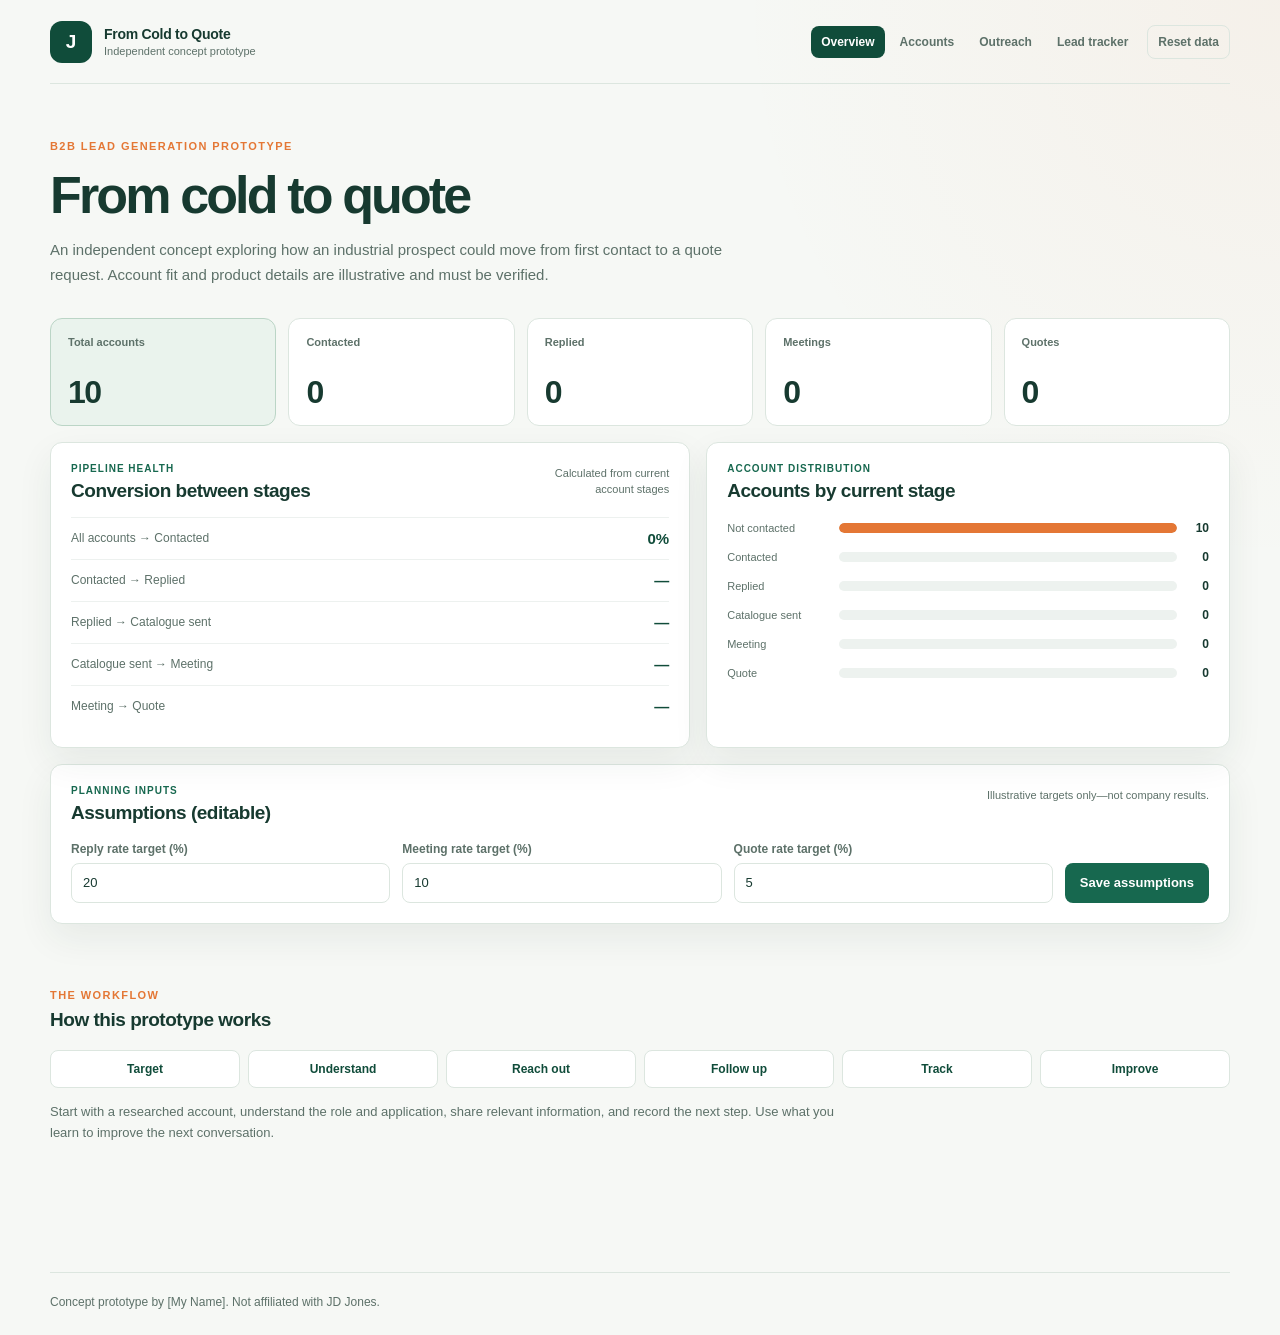
<file: index.html>
<!doctype html>
<html lang="en">
<head>
  <meta charset="utf-8">
  <meta name="viewport" content="width=device-width, initial-scale=1">
  <meta name="description" content="An independent B2B lead-generation concept prototype for JD Jones & Co.'s low-emission packing.">
  <title>From Cold to Quote | Concept Prototype</title>
  <link rel="stylesheet" href="css/style.css">
</head>
<body>
  <a class="skip-link" href="#main-content">Skip to main content</a>
  <div class="app-shell">
    <header class="site-header">
      <a class="brand" href="index.html" aria-label="From Cold to Quote home">
        <span class="brand-mark" aria-hidden="true">J</span>
        <span class="brand-copy">
          <strong>From Cold to Quote</strong>
          <span>Independent concept prototype</span>
        </span>
      </a>
      <nav class="site-nav" data-app-nav aria-label="Main navigation"></nav>
    </header>

    <main class="page-content wide-content dashboard-content" id="main-content" tabindex="-1">
      <p class="eyebrow">B2B lead generation prototype</p>
      <h1 class="page-title">From cold to quote</h1>
      <p class="page-lede">An independent concept exploring how an industrial prospect could move from first contact to a quote request. Account fit and product details are illustrative and must be verified.</p>

      <section class="dashboard-metrics" id="dashboard-metrics" aria-label="Pipeline summary"></section>

      <div class="dashboard-grid">
        <section class="dashboard-card conversion-card" aria-labelledby="conversion-heading">
          <div class="section-heading-row">
            <div>
              <p class="card-kicker">Pipeline health</p>
              <h2 id="conversion-heading">Conversion between stages</h2>
            </div>
            <span class="chart-note">Calculated from current account stages</span>
          </div>
          <div class="conversion-list" id="conversion-list"></div>
        </section>

        <section class="dashboard-card chart-card" aria-labelledby="chart-heading">
          <div class="section-heading-row">
            <div>
              <p class="card-kicker">Account distribution</p>
              <h2 id="chart-heading">Accounts by current stage</h2>
            </div>
          </div>
          <div class="stage-chart" id="stage-chart" role="img" aria-label="Bar chart showing accounts at each pipeline stage"></div>
        </section>
      </div>

      <section class="dashboard-card assumptions-card" aria-labelledby="assumptions-heading">
        <div class="section-heading-row">
          <div>
            <p class="card-kicker">Planning inputs</p>
            <h2 id="assumptions-heading">Assumptions (editable)</h2>
          </div>
          <p class="assumption-note">Illustrative targets only—not company results.</p>
        </div>
        <form id="target-form" class="target-form">
          <label class="field-label">
            <span>Reply rate target (%)</span>
            <input id="reply-target" type="number" min="0" max="100" step="1" value="20" required>
          </label>
          <label class="field-label">
            <span>Meeting rate target (%)</span>
            <input id="meeting-target" type="number" min="0" max="100" step="1" value="10" required>
          </label>
          <label class="field-label">
            <span>Quote rate target (%)</span>
            <input id="quote-target" type="number" min="0" max="100" step="1" value="5" required>
          </label>
          <button class="primary-button" type="submit">Save assumptions</button>
        </form>
      </section>

      <section class="how-it-works" aria-labelledby="how-heading">
        <p class="eyebrow">The workflow</p>
        <h2 id="how-heading">How this prototype works</h2>
        <div class="workflow-steps" aria-label="Target, understand, reach out, follow up, track, improve">
          <span>Target</span><span>Understand</span><span>Reach out</span>
          <span>Follow up</span><span>Track</span><span>Improve</span>
        </div>
        <p>Start with a researched account, understand the role and application, share relevant information, and record the next step. Use what you learn to improve the next conversation.</p>
      </section>

      <p id="app-message" class="app-message" role="status" aria-live="polite"></p>
    </main>

    <footer class="site-footer" data-app-footer></footer>
  </div>
  <script src="js/app.js"></script>
  <script src="data/accounts.js"></script>
  <script src="js/dashboard.js"></script>
</body>
</html>
</file>
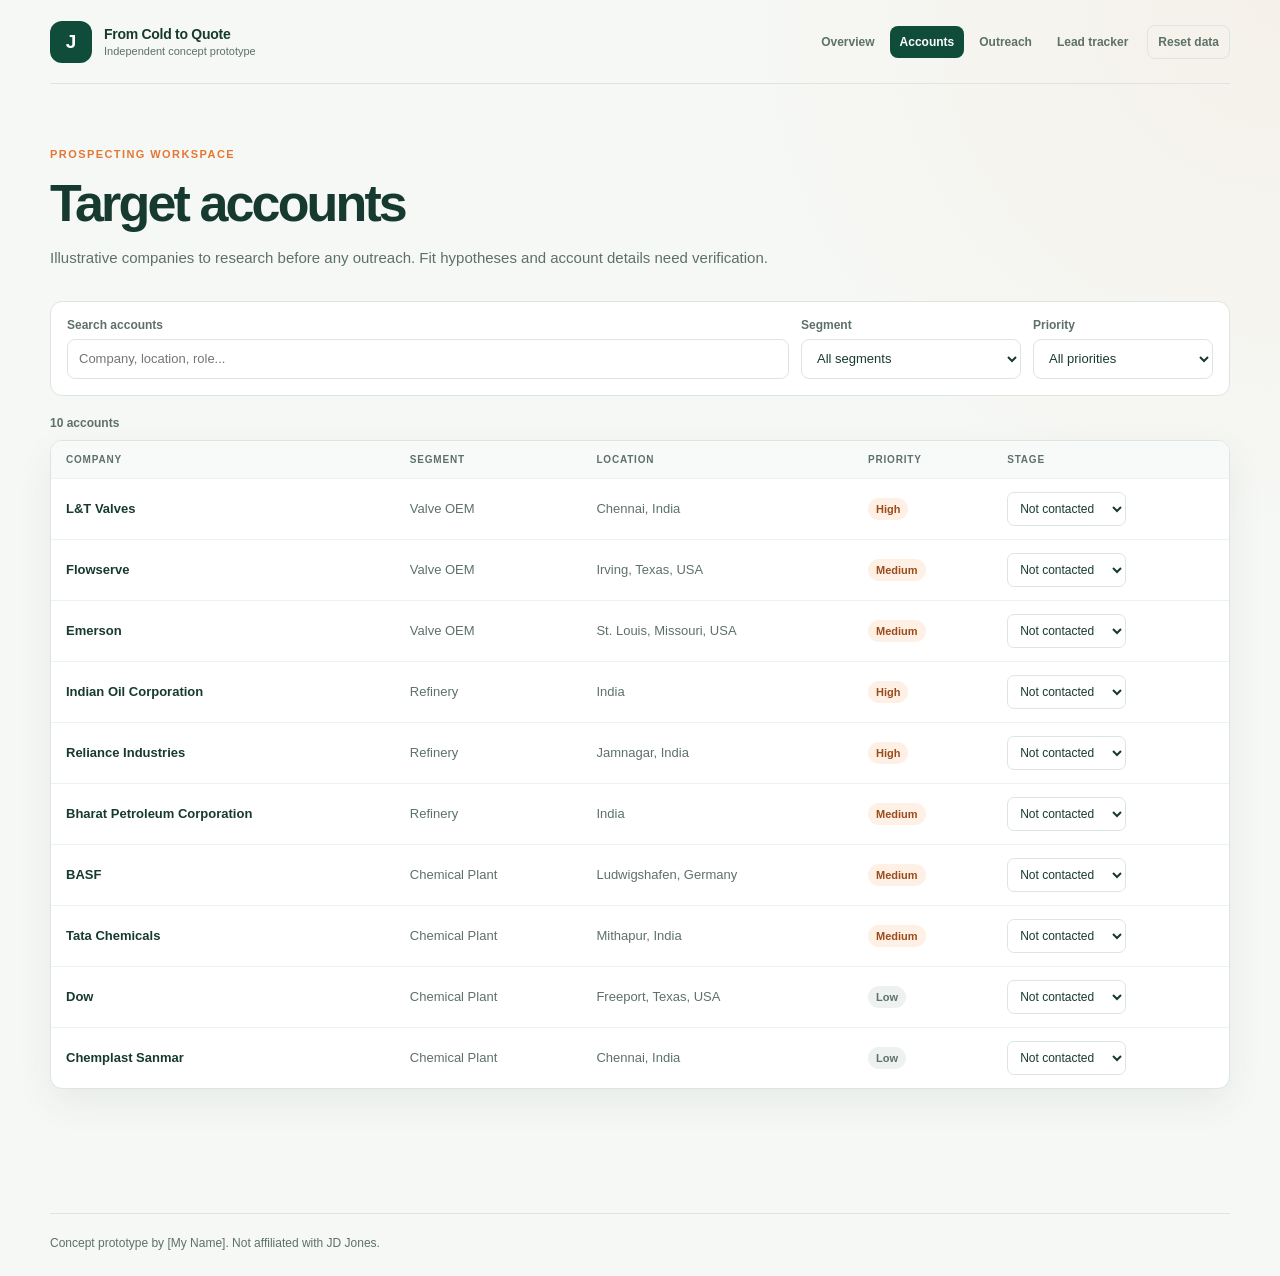
<file: accounts.html>
<!doctype html>
<html lang="en">
<head>
  <meta charset="utf-8">
  <meta name="viewport" content="width=device-width, initial-scale=1">
  <meta name="description" content="Illustrative target account list for an independent lead-generation concept prototype.">
  <title>Target Accounts | From Cold to Quote</title>
  <link rel="stylesheet" href="css/style.css">
</head>
<body>
  <a class="skip-link" href="#main-content">Skip to main content</a>
  <div class="app-shell">
    <header class="site-header">
      <a class="brand" href="index.html" aria-label="From Cold to Quote home">
        <span class="brand-mark" aria-hidden="true">J</span>
        <span class="brand-copy">
          <strong>From Cold to Quote</strong>
          <span>Independent concept prototype</span>
        </span>
      </a>
      <nav class="site-nav" data-app-nav aria-label="Main navigation"></nav>
    </header>

    <main class="page-content wide-content" id="main-content" tabindex="-1">
      <p class="eyebrow">Prospecting workspace</p>
      <h1 class="page-title">Target accounts</h1>
      <p class="page-lede">Illustrative companies to research before any outreach. Fit hypotheses and account details need verification.</p>

      <section class="account-toolbar" aria-label="Search and filter accounts">
        <label class="field-label search-field">
          <span>Search accounts</span>
          <input id="account-search" type="search" placeholder="Company, location, role..." autocomplete="off">
        </label>
        <label class="field-label">
          <span>Segment</span>
          <select id="segment-filter">
            <option value="">All segments</option>
          </select>
        </label>
        <label class="field-label">
          <span>Priority</span>
          <select id="priority-filter">
            <option value="">All priorities</option>
            <option value="High">High</option>
            <option value="Medium">Medium</option>
            <option value="Low">Low</option>
          </select>
        </label>
      </section>

      <p class="result-count" id="account-count" aria-live="polite"></p>
      <div class="table-wrap">
        <table class="accounts-table">
          <thead>
            <tr>
              <th scope="col">Company</th>
              <th scope="col">Segment</th>
              <th scope="col">Location</th>
              <th scope="col">Priority</th>
              <th scope="col">Stage</th>
            </tr>
          </thead>
          <tbody id="account-rows"></tbody>
        </table>
        <p class="empty-state" id="account-empty" hidden>No accounts match these filters.</p>
      </div>
      <p id="app-message" class="app-message" role="status" aria-live="polite"></p>
    </main>

    <div class="panel-backdrop" id="account-backdrop" hidden></div>
    <aside class="account-panel" id="account-panel" role="dialog" aria-modal="true" aria-labelledby="panel-title" hidden>
      <div id="panel-content"></div>
    </aside>
    <footer class="site-footer" data-app-footer></footer>
  </div>
  <script src="js/app.js"></script>
  <script src="data/accounts.js"></script>
  <script src="js/accounts.js"></script>
</body>
</html>
</file>
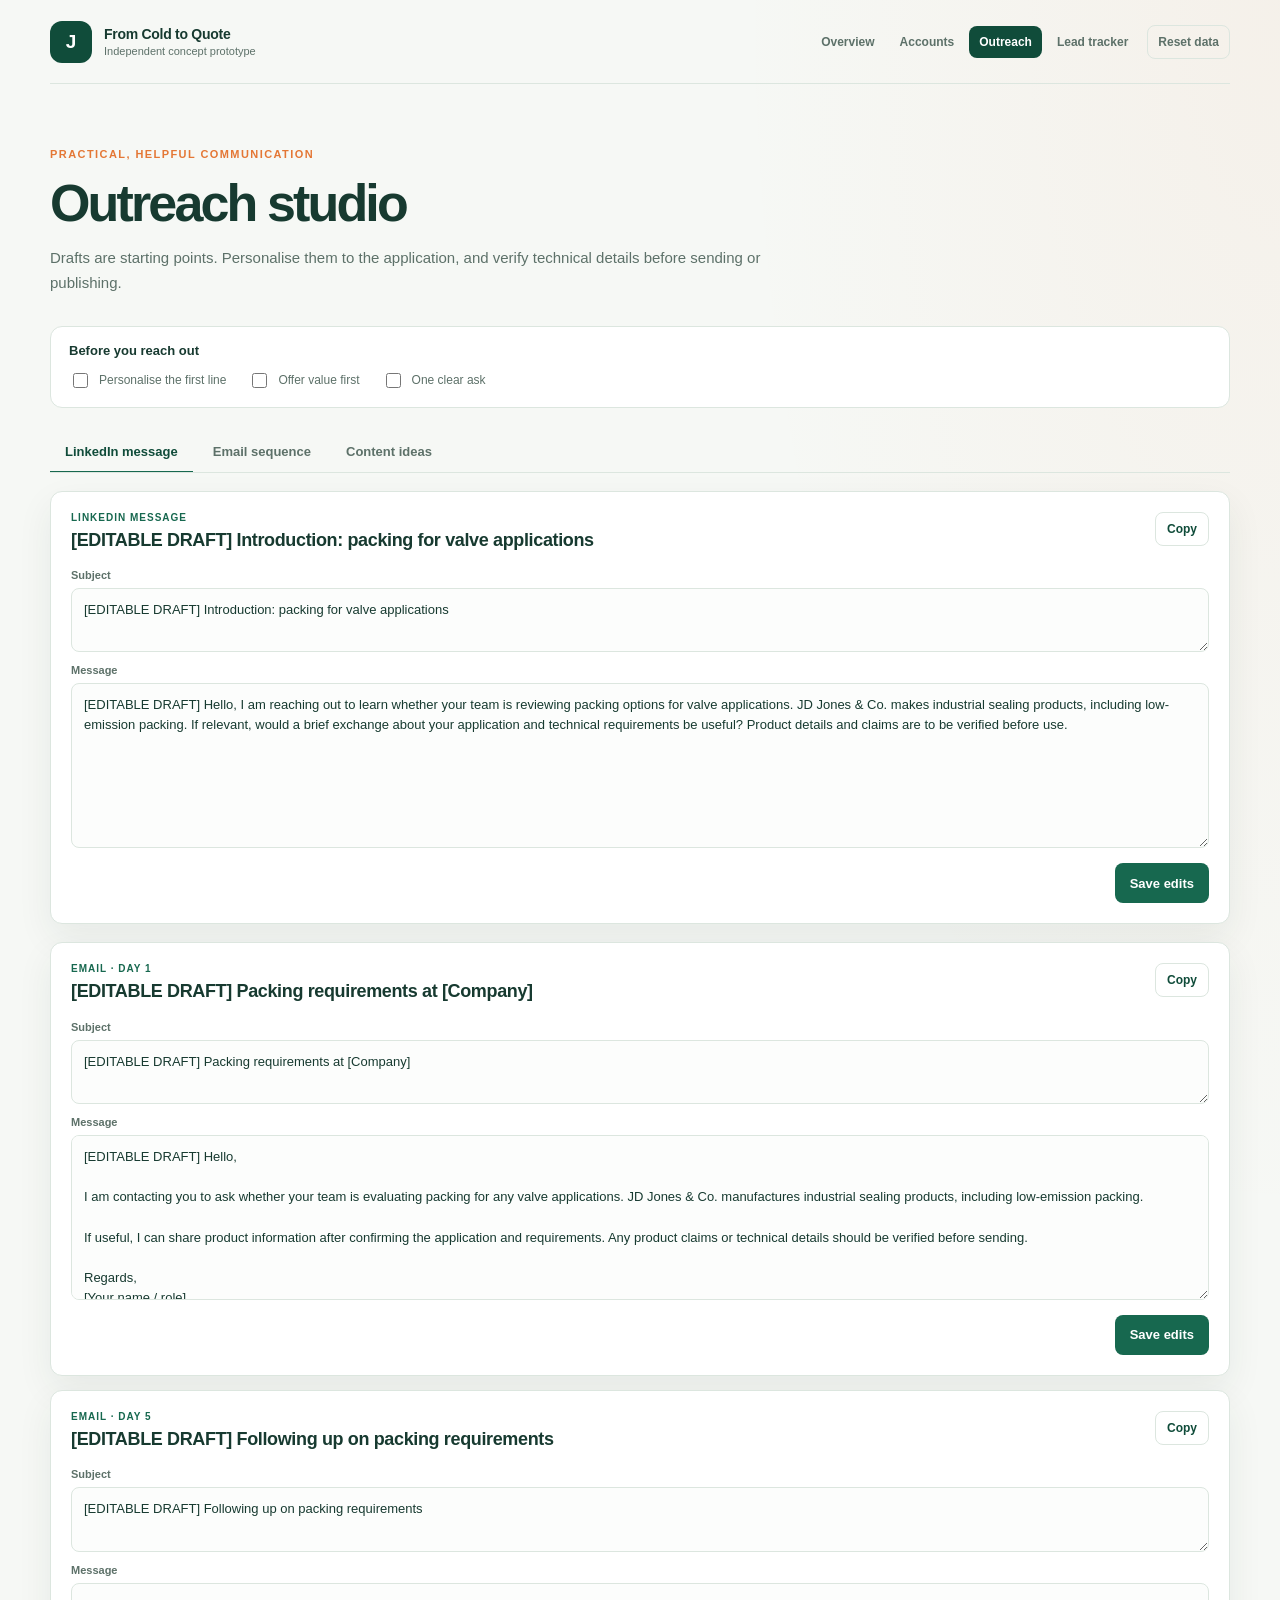
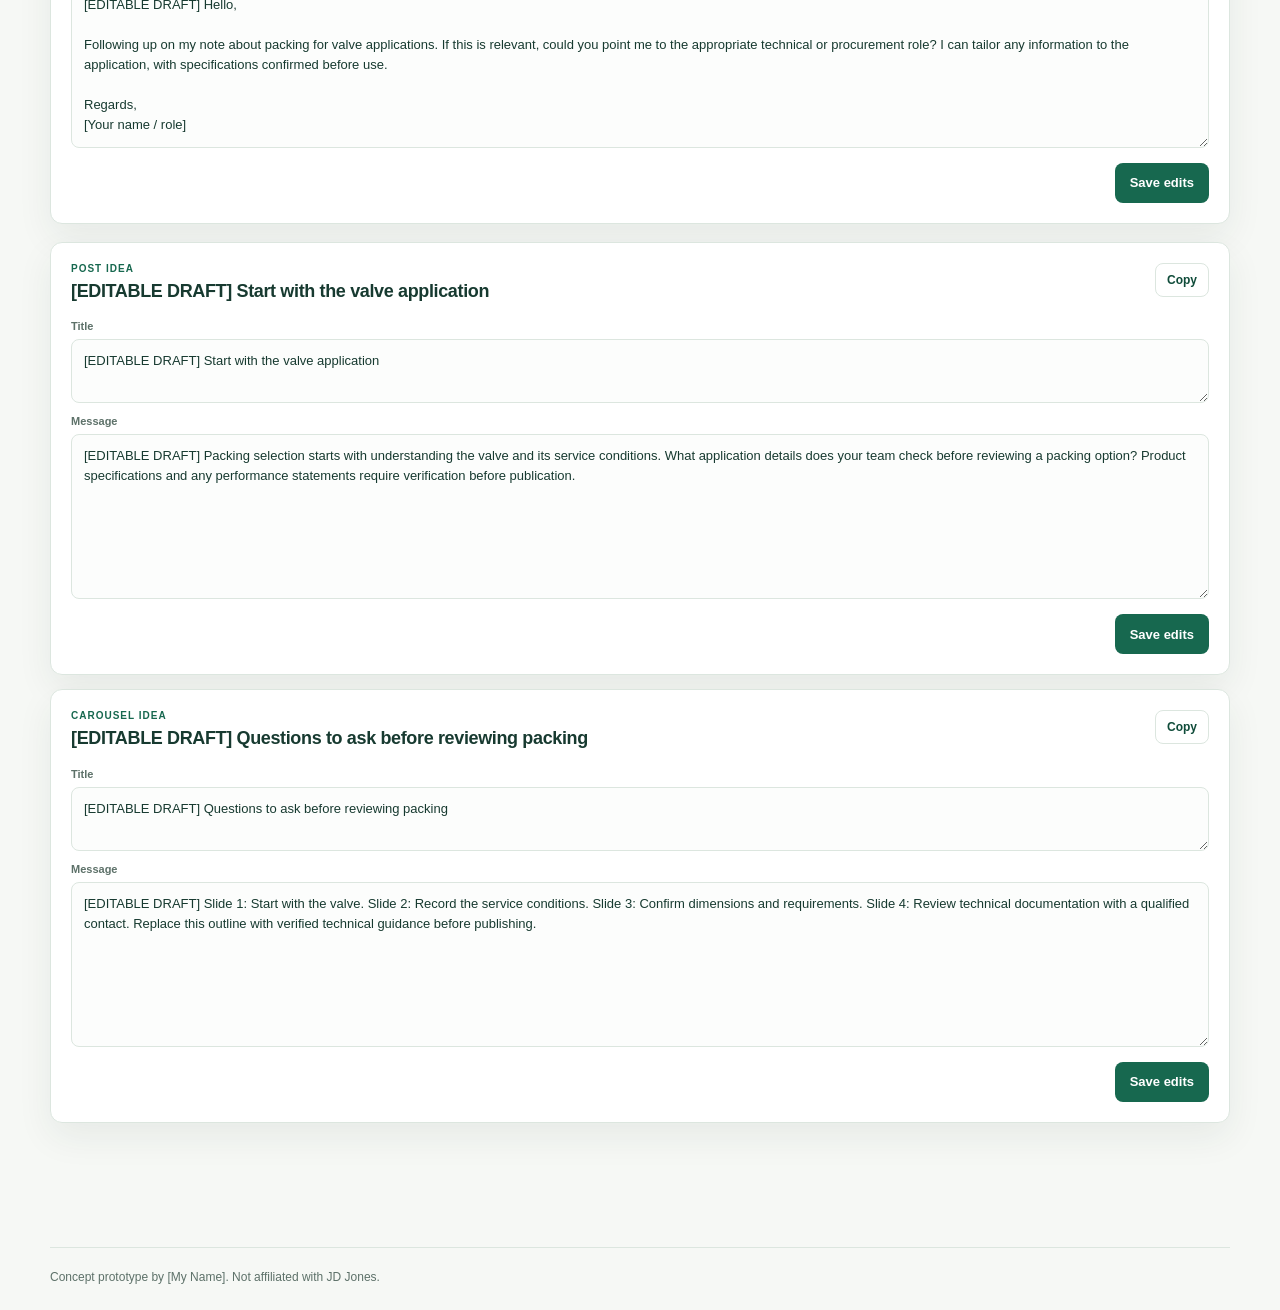
<file: outreach.html>
<!doctype html>
<html lang="en">
<head>
  <meta charset="utf-8">
  <meta name="viewport" content="width=device-width, initial-scale=1">
  <meta name="description" content="Editable outreach drafts for an independent B2B lead-generation concept prototype.">
  <title>Outreach | From Cold to Quote</title>
  <link rel="stylesheet" href="css/style.css">
</head>
<body>
  <a class="skip-link" href="#main-content">Skip to main content</a>
  <div class="app-shell">
    <header class="site-header">
      <a class="brand" href="index.html" aria-label="From Cold to Quote home">
        <span class="brand-mark" aria-hidden="true">J</span>
        <span class="brand-copy">
          <strong>From Cold to Quote</strong>
          <span>Independent concept prototype</span>
        </span>
      </a>
      <nav class="site-nav" data-app-nav aria-label="Main navigation"></nav>
    </header>

    <main class="page-content wide-content" id="main-content" tabindex="-1">
      <p class="eyebrow">Practical, helpful communication</p>
      <h1 class="page-title">Outreach studio</h1>
      <p class="page-lede">Drafts are starting points. Personalise them to the application, and verify technical details before sending or publishing.</p>

      <section class="outreach-checklist" aria-labelledby="checklist-title">
        <h2 id="checklist-title">Before you reach out</h2>
        <label><input type="checkbox"> <span>Personalise the first line</span></label>
        <label><input type="checkbox"> <span>Offer value first</span></label>
        <label><input type="checkbox"> <span>One clear ask</span></label>
      </section>

      <div class="outreach-tabs" role="tablist" aria-label="Outreach content">
        <button class="outreach-tab" id="tab-linkedin" type="button" role="tab" aria-selected="true" aria-controls="panel-linkedin" tabindex="0">LinkedIn message</button>
        <button class="outreach-tab" id="tab-emails" type="button" role="tab" aria-selected="false" aria-controls="panel-emails" tabindex="-1">Email sequence</button>
        <button class="outreach-tab" id="tab-content" type="button" role="tab" aria-selected="false" aria-controls="panel-content" tabindex="-1">Content ideas</button>
      </div>

      <section class="outreach-panel" id="panel-linkedin" role="tabpanel" aria-labelledby="tab-linkedin"></section>
      <section class="outreach-panel" id="panel-emails" role="tabpanel" aria-labelledby="tab-emails" hidden></section>
      <section class="outreach-panel" id="panel-content" role="tabpanel" aria-labelledby="tab-content" hidden></section>
      <p id="app-message" class="app-message" role="status" aria-live="polite"></p>
    </main>

    <footer class="site-footer" data-app-footer></footer>
  </div>
  <script src="js/app.js"></script>
  <script src="data/accounts.js"></script>
  <script src="data/outreach.js"></script>
  <script src="js/outreach.js"></script>
</body>
</html>
</file>
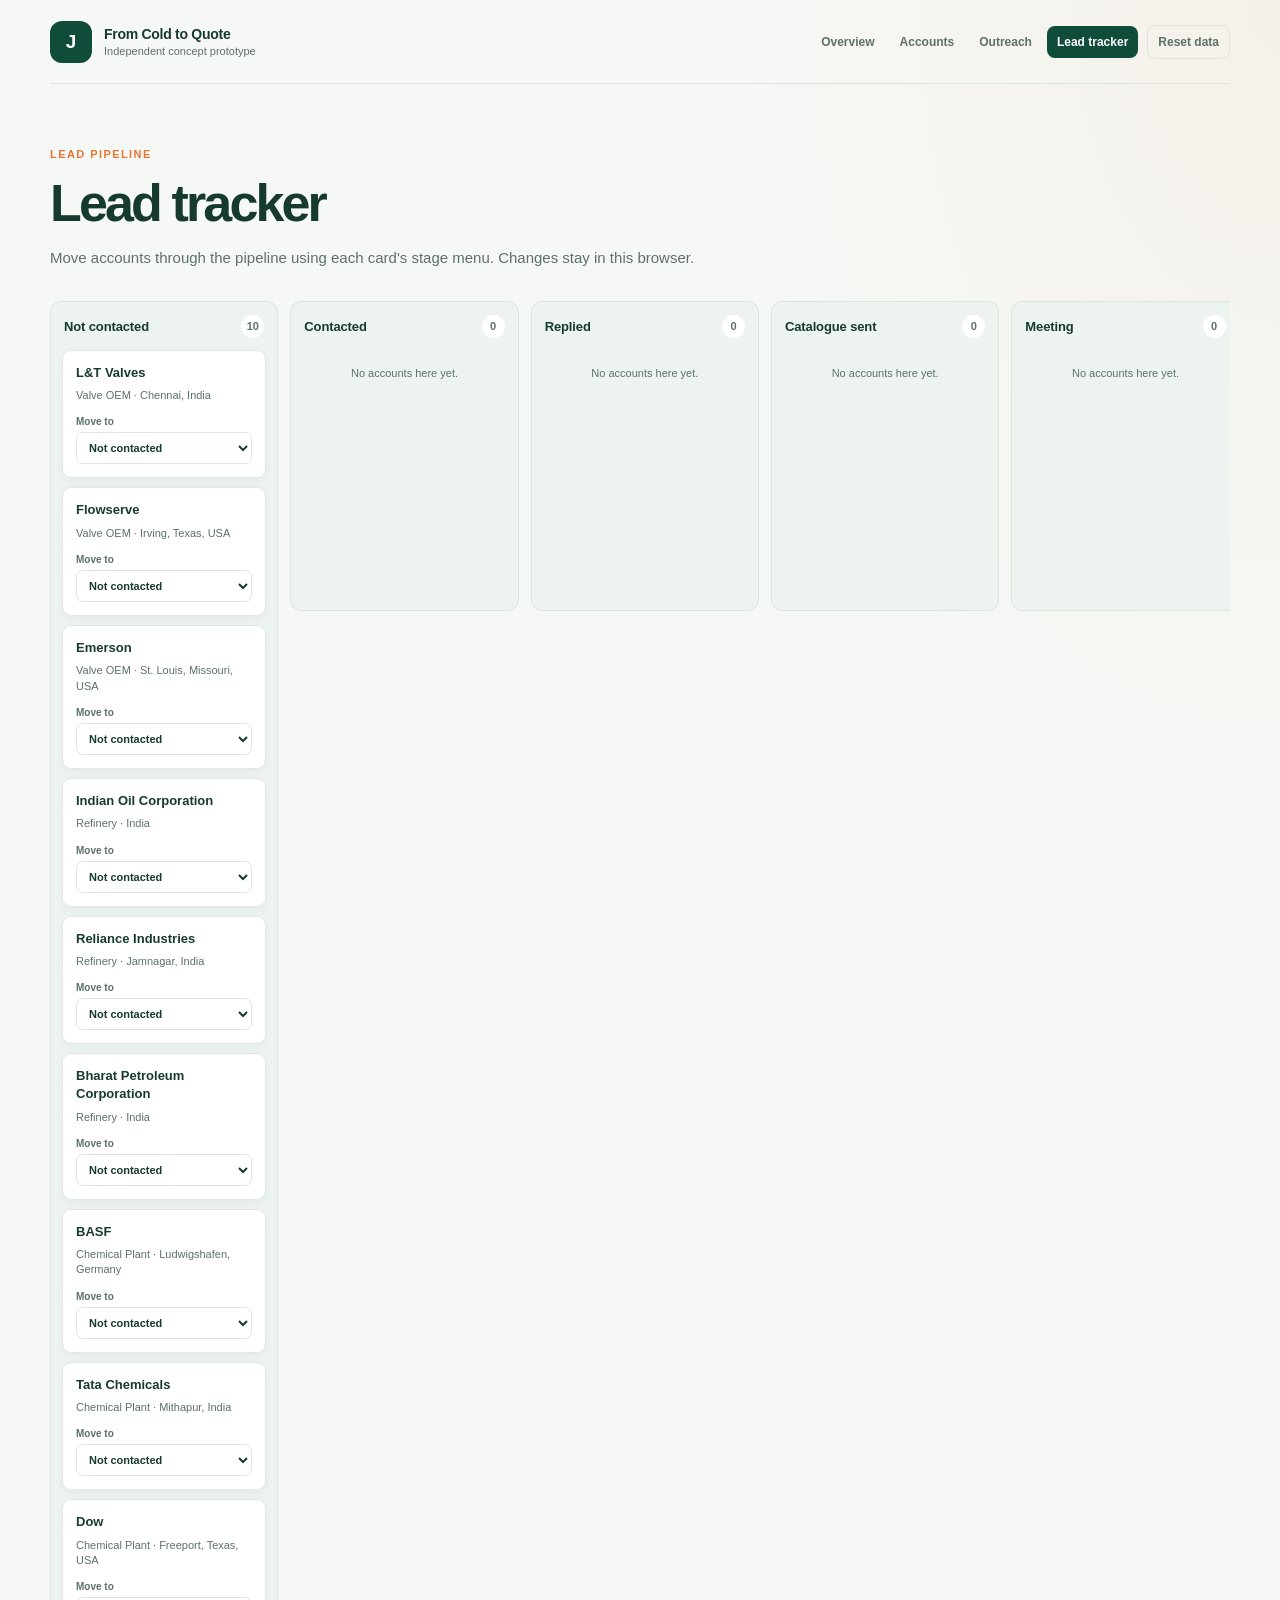
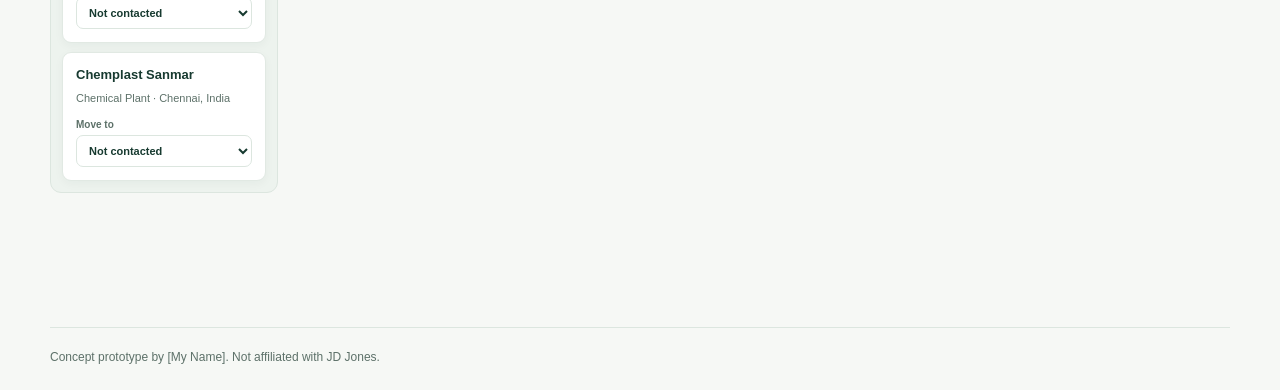
<file: tracker.html>
<!doctype html>
<html lang="en">
<head>
  <meta charset="utf-8">
  <meta name="viewport" content="width=device-width, initial-scale=1">
  <meta name="description" content="Local lead pipeline tracker for the independent From Cold to Quote concept prototype.">
  <title>Lead Tracker | From Cold to Quote</title>
  <link rel="stylesheet" href="css/style.css">
</head>
<body>
  <a class="skip-link" href="#main-content">Skip to main content</a>
  <div class="app-shell">
    <header class="site-header">
      <a class="brand" href="index.html" aria-label="From Cold to Quote home">
        <span class="brand-mark" aria-hidden="true">J</span>
        <span class="brand-copy">
          <strong>From Cold to Quote</strong>
          <span>Independent concept prototype</span>
        </span>
      </a>
      <nav class="site-nav" data-app-nav aria-label="Main navigation"></nav>
    </header>

    <main class="page-content wide-content" id="main-content" tabindex="-1">
      <p class="eyebrow">Lead pipeline</p>
      <h1 class="page-title">Lead tracker</h1>
      <p class="page-lede">Move accounts through the pipeline using each card's stage menu. Changes stay in this browser.</p>
      <div class="tracker-board-wrap">
        <section class="tracker-board" id="tracker-board" aria-label="Account pipeline board"></section>
      </div>
      <p id="app-message" class="app-message" role="status" aria-live="polite"></p>
    </main>

    <footer class="site-footer" data-app-footer></footer>
  </div>
  <script src="js/app.js"></script>
  <script src="data/accounts.js"></script>
  <script src="js/tracker.js"></script>
</body>
</html>
</file>
<file: css/style.css>
:root {
  color-scheme: light;
  --ink: #173a30;
  --muted: #5d7169;
  --paper: #f6f8f5;
  --surface: #ffffff;
  --line: #dce6df;
  --accent: #17684f;
  --accent-dark: #104c3a;
  --soft-accent: #eaf3ed;
  --orange: #e47735;
  --soft-orange: #fff0e5;
  --blue: #477ca4;
  --soft-blue: #edf4f9;
  --shadow: 0 14px 36px rgb(23 58 48 / 7%);
  font-family: "Segoe UI", Arial, sans-serif;
}

* {
  box-sizing: border-box;
}

body {
  min-width: 320px;
  min-height: 100vh;
  margin: 0;
  background:
    radial-gradient(ellipse at top right, rgb(228 119 53 / 6%), transparent 34rem),
    var(--paper);
  color: var(--ink);
}

a {
  color: inherit;
}

button,
a {
  -webkit-tap-highlight-color: transparent;
}

button {
  font: inherit;
}

.skip-link {
  position: fixed;
  z-index: 20;
  top: 10px;
  left: 10px;
  transform: translateY(-160%);
  padding: 10px 14px;
  border-radius: 8px;
  background: var(--ink);
  color: #fff;
  font-size: 13px;
  font-weight: 700;
}

.skip-link:focus {
  transform: translateY(0);
}

:focus-visible {
  outline: 3px solid var(--orange);
  outline-offset: 3px;
}

.app-shell {
  display: flex;
  min-height: 100vh;
  flex-direction: column;
}

.site-header {
  display: flex;
  width: min(1180px, calc(100% - 48px));
  min-height: 84px;
  align-items: center;
  justify-content: space-between;
  gap: 28px;
  margin: 0 auto;
  border-bottom: 1px solid var(--line);
}

.brand {
  display: inline-flex;
  align-items: center;
  gap: 12px;
  text-decoration: none;
}

.brand-mark {
  display: grid;
  width: 42px;
  height: 42px;
  place-items: center;
  border-radius: 12px;
  background: var(--accent-dark);
  color: #fff;
  font-size: 19px;
  font-weight: 750;
}

.brand-copy {
  display: grid;
  gap: 3px;
}

.brand-copy strong {
  font-size: 14px;
  letter-spacing: -0.02em;
}

.brand-copy span {
  color: var(--muted);
  font-size: 11px;
}

.site-nav {
  display: flex;
  align-items: center;
  justify-content: flex-end;
  gap: 5px;
}

.nav-link,
.reset-button {
  border: 0;
  border-radius: 8px;
  background: transparent;
  color: var(--muted);
  cursor: pointer;
  font-size: 12px;
  font-weight: 600;
  padding: 9px 10px;
  text-decoration: none;
  white-space: nowrap;
}

.nav-link:hover,
.reset-button:hover {
  background: var(--soft-accent);
  color: var(--accent-dark);
}

.nav-link[aria-current="page"] {
  background: var(--accent-dark);
  color: #fff;
}

.reset-button {
  margin-left: 4px;
  border: 1px solid var(--line);
}

.page-content {
  width: min(1000px, calc(100% - 48px));
  flex: 1;
  align-self: center;
  padding: clamp(64px, 11vw, 128px) 0 88px;
}

.wide-content {
  width: min(1180px, calc(100% - 48px));
  padding-top: 64px;
}

.page-title {
  font-size: clamp(36px, 5vw, 52px);
}

.page-lede {
  max-width: 720px;
  margin: 15px 0 30px;
  color: var(--muted);
  font-size: 15px;
  line-height: 1.65;
}

.eyebrow {
  color: var(--orange);
}

.account-toolbar {
  display: grid;
  grid-template-columns: minmax(240px, 1fr) minmax(170px, 220px) minmax(150px, 180px);
  gap: 12px;
  margin: 26px 0 20px;
  padding: 16px;
  border: 1px solid var(--line);
  border-radius: 12px;
  background: var(--surface);
}

.field-label {
  display: grid;
  gap: 7px;
  color: var(--muted);
  font-size: 12px;
  font-weight: 650;
}

.field-label input,
.field-label select,
.field-label textarea {
  width: 100%;
  min-width: 0;
  border: 1px solid var(--line);
  border-radius: 8px;
  outline: none;
  background: #fff;
  color: var(--ink);
  font: inherit;
  font-size: 13px;
  font-weight: 400;
}

.field-label input,
.field-label select {
  height: 40px;
  padding: 0 11px;
}

.field-label textarea {
  min-height: 112px;
  padding: 11px;
  line-height: 1.5;
  resize: vertical;
}

.field-label input:focus,
.field-label select:focus,
.field-label textarea:focus,
.stage-select:focus {
  border-color: var(--accent);
  box-shadow: 0 0 0 3px rgb(23 104 79 / 13%);
}

.result-count {
  margin: 0 0 10px;
  color: var(--muted);
  font-size: 12px;
  font-weight: 650;
}

.table-wrap {
  overflow: auto;
  border: 1px solid var(--line);
  border-radius: 12px;
  background: var(--surface);
  box-shadow: var(--shadow);
}

.accounts-table {
  width: 100%;
  min-width: 750px;
  border-collapse: collapse;
  text-align: left;
}

.accounts-table th {
  padding: 13px 15px;
  background: #f7faf8;
  color: var(--muted);
  font-size: 10px;
  font-weight: 750;
  letter-spacing: 0.08em;
  text-transform: uppercase;
}

.accounts-table td {
  padding: 13px 15px;
  border-top: 1px solid #edf1ef;
  color: var(--muted);
  font-size: 13px;
}

.account-row {
  cursor: pointer;
}

.account-row:hover,
.account-row:focus {
  outline: none;
  background: #f7fbf9;
}

.account-row:focus-visible {
  box-shadow: inset 0 0 0 2px var(--accent);
}

.accounts-table .company-cell {
  color: var(--ink);
  font-weight: 700;
}

.priority-badge {
  display: inline-flex;
  align-items: center;
  padding: 5px 8px;
  border-radius: 999px;
  font-size: 11px;
  font-weight: 700;
}

.priority-high {
  background: var(--soft-orange);
  color: #994c1c;
}

.priority-medium {
  background: var(--soft-orange);
  color: #994c1c;
}

.priority-low {
  background: #edf1f0;
  color: #5d706c;
}

.stage-select {
  max-width: 150px;
  height: 34px;
  padding: 0 8px;
  border: 1px solid var(--line);
  border-radius: 7px;
  background: white;
  color: var(--ink);
  font: inherit;
  font-size: 12px;
}

.empty-state {
  margin: 0;
  padding: 30px 16px;
  color: var(--muted);
  font-size: 13px;
  text-align: center;
}

.panel-backdrop {
  position: fixed;
  z-index: 15;
  inset: 0;
  background: rgb(16 38 31 / 58%);
}

.follow-up-backdrop {
  position: fixed;
  z-index: 15;
  inset: 0;
  background: rgb(16 38 31 / 58%);
}

.follow-up-dialog {
  position: fixed;
  z-index: 16;
  top: 50%;
  left: 50%;
  width: min(460px, calc(100% - 32px));
  max-height: min(80vh, 620px);
  overflow: auto;
  transform: translate(-50%, -50%);
  padding: 25px;
  border: 1px solid var(--line);
  border-top: 4px solid var(--orange);
  border-radius: 14px;
  background: var(--surface);
  box-shadow: 0 24px 70px rgb(16 38 31 / 24%);
}

.follow-up-dialog h2 {
  margin: 0;
  color: var(--ink);
  font-size: 23px;
  letter-spacing: -0.03em;
}

.follow-up-dialog p {
  margin: 10px 0 12px;
  color: var(--muted);
  font-size: 14px;
  line-height: 1.55;
}

.follow-up-dialog ul {
  display: grid;
  gap: 8px;
  margin: 0;
  padding: 0 0 0 20px;
  color: var(--ink);
  font-size: 14px;
  line-height: 1.5;
}

.follow-up-actions {
  display: flex;
  flex-wrap: wrap;
  gap: 10px;
  margin-top: 22px;
}

.follow-up-actions .primary-button,
.follow-up-actions .secondary-button {
  display: inline-flex;
  min-height: 40px;
  align-items: center;
  justify-content: center;
  text-decoration: none;
}

.follow-up-actions .secondary-button {
  padding: 0 13px;
}

@media (max-width: 520px) {
  .follow-up-dialog {
    padding: 21px 18px;
  }

  .follow-up-actions {
    flex-direction: column;
  }
}

.account-panel {
  position: fixed;
  z-index: 6;
  top: 0;
  right: 0;
  width: min(440px, 100%);
  height: 100vh;
  overflow: auto;
  padding: 28px;
  background: var(--surface);
  box-shadow: -16px 0 40px rgb(23 45 53 / 14%);
}

.panel-header {
  display: flex;
  align-items: flex-start;
  justify-content: space-between;
  gap: 14px;
  margin-bottom: 28px;
}

.panel-header .eyebrow {
  margin-bottom: 8px;
}

.panel-header h2 {
  margin: 0;
  font-size: 26px;
  letter-spacing: -0.035em;
  line-height: 1.15;
}

.panel-close {
  flex: 0 0 auto;
  border: 1px solid var(--line);
  border-radius: 8px;
  background: white;
  color: var(--muted);
  cursor: pointer;
  font-size: 12px;
  padding: 8px 10px;
}

.account-details {
  display: grid;
  grid-template-columns: 1fr;
  gap: 6px;
  margin: 0 0 25px;
}

.account-details dt {
  margin-top: 10px;
  color: var(--muted);
  font-size: 11px;
  font-weight: 700;
}

.account-details dd {
  margin: 0;
  color: var(--ink);
  font-size: 14px;
  line-height: 1.5;
}

.panel-notes {
  margin-bottom: 14px;
}

.primary-button {
  min-height: 40px;
  padding: 0 15px;
  border: 0;
  border-radius: 8px;
  background: var(--accent);
  color: white;
  cursor: pointer;
  font-size: 13px;
  font-weight: 700;
}

.primary-button:hover {
  background: var(--accent-dark);
}

.outreach-checklist {
  display: flex;
  align-items: center;
  flex-wrap: wrap;
  gap: 12px 22px;
  margin: 24px 0;
  padding: 16px 18px;
  border: 1px solid var(--line);
  border-radius: 12px;
  background: var(--surface);
}

.outreach-checklist h2 {
  width: 100%;
  margin: 0;
  color: var(--ink);
  font-size: 13px;
}

.outreach-checklist label {
  display: inline-flex;
  align-items: center;
  gap: 8px;
  color: var(--muted);
  cursor: pointer;
  font-size: 12px;
}

.outreach-checklist input {
  width: 15px;
  height: 15px;
  accent-color: var(--accent);
}

.outreach-tabs {
  display: flex;
  gap: 5px;
  overflow-x: auto;
  border-bottom: 1px solid var(--line);
}

.outreach-tab {
  flex: 0 0 auto;
  margin-bottom: -1px;
  padding: 12px 15px;
  border: 0;
  border-bottom: 2px solid transparent;
  background: transparent;
  color: var(--muted);
  cursor: pointer;
  font-size: 13px;
  font-weight: 650;
}

.outreach-tab:hover {
  color: var(--accent-dark);
}

.outreach-tab[aria-selected="true"] {
  border-bottom-color: var(--accent);
  color: var(--accent-dark);
}

.outreach-tab:focus-visible {
  outline: 2px solid var(--accent);
  outline-offset: -3px;
}

.outreach-panel {
  display: grid;
  gap: 14px;
  padding-top: 18px;
}

.outreach-card {
  padding: 20px;
  border: 1px solid var(--line);
  border-radius: 12px;
  background: var(--surface);
  box-shadow: var(--shadow);
}

.outreach-card-header {
  display: flex;
  align-items: flex-start;
  justify-content: space-between;
  gap: 15px;
  margin-bottom: 17px;
}

.outreach-card-kicker {
  margin: 0 0 6px;
  color: var(--accent);
  font-size: 10px;
  font-weight: 750;
  letter-spacing: 0.1em;
  text-transform: uppercase;
}

.outreach-card-header h2 {
  margin: 0;
  font-size: 18px;
  letter-spacing: -0.02em;
  line-height: 1.3;
}

.outreach-editor {
  display: grid;
  gap: 7px;
  margin-top: 12px;
  color: var(--muted);
  font-size: 11px;
  font-weight: 700;
}

.outreach-editor textarea {
  width: 100%;
  min-height: 48px;
  padding: 11px 12px;
  border: 1px solid var(--line);
  border-radius: 8px;
  outline: none;
  background: #fcfdfc;
  color: var(--ink);
  font: inherit;
  font-size: 13px;
  font-weight: 400;
  line-height: 1.55;
  resize: vertical;
}

.outreach-editor textarea[data-field="body"] {
  min-height: 150px;
}

.outreach-editor textarea:focus {
  border-color: var(--accent);
  box-shadow: 0 0 0 3px rgb(23 104 79 / 13%);
}

.outreach-card-actions {
  display: flex;
  justify-content: flex-end;
  margin-top: 15px;
}

.secondary-button {
  flex: 0 0 auto;
  min-height: 34px;
  padding: 0 11px;
  border: 1px solid var(--line);
  border-radius: 8px;
  background: white;
  color: var(--accent-dark);
  cursor: pointer;
  font-size: 12px;
  font-weight: 700;
}

.secondary-button:hover {
  border-color: var(--accent);
  background: var(--soft-accent);
}

.clipboard-fallback {
  position: fixed;
  top: -1000px;
  left: -1000px;
  opacity: 0;
}

.dashboard-content {
  padding-top: 56px;
}

.dashboard-metrics {
  display: grid;
  grid-template-columns: repeat(5, minmax(0, 1fr));
  gap: 12px;
  margin: 28px 0 16px;
}

.metric-card {
  display: grid;
  min-height: 108px;
  align-content: space-between;
  gap: 16px;
  padding: 17px;
  border: 1px solid var(--line);
  border-radius: 12px;
  background: var(--surface);
}

.metric-primary {
  border-color: #bbd5c6;
  background: var(--soft-accent);
}

.metric-label {
  color: var(--muted);
  font-size: 11px;
  font-weight: 650;
}

.metric-value {
  color: var(--ink);
  font-size: 32px;
  letter-spacing: -0.05em;
  line-height: 1;
}

.dashboard-grid {
  display: grid;
  grid-template-columns: minmax(0, 1.1fr) minmax(320px, 0.9fr);
  gap: 16px;
}

.dashboard-card {
  padding: 20px;
  border: 1px solid var(--line);
  border-radius: 12px;
  background: var(--surface);
  box-shadow: var(--shadow);
}

.section-heading-row {
  display: flex;
  align-items: flex-start;
  justify-content: space-between;
  gap: 14px;
  margin-bottom: 15px;
}

.section-heading-row h2,
.how-it-works h2 {
  margin: 0;
  font-size: 19px;
  letter-spacing: -0.025em;
}

.card-kicker {
  margin: 0 0 6px;
  color: var(--accent);
  font-size: 10px;
  font-weight: 750;
  letter-spacing: 0.1em;
  text-transform: uppercase;
}

.chart-note,
.assumption-note {
  margin: 3px 0 0;
  color: var(--muted);
  font-size: 11px;
  line-height: 1.45;
}

.chart-note {
  max-width: 150px;
  text-align: right;
}

.conversion-list {
  display: grid;
}

.conversion-row {
  display: flex;
  align-items: center;
  justify-content: space-between;
  gap: 10px;
  padding: 12px 0;
  border-top: 1px solid #edf1ef;
}

.conversion-stage {
  color: var(--muted);
  font-size: 12px;
}

.conversion-value {
  color: var(--accent-dark);
  font-size: 15px;
}

.stage-chart {
  display: grid;
  gap: 15px;
  padding: 4px 0;
}

.stage-bar-row {
  display: grid;
  grid-template-columns: 102px minmax(30px, 1fr) 22px;
  align-items: center;
  gap: 10px;
}

.stage-bar-label {
  color: var(--muted);
  font-size: 11px;
}

.stage-bar-track {
  height: 10px;
  overflow: hidden;
  border-radius: 999px;
  background: #edf2ef;
}

.stage-bar {
  display: block;
  height: 100%;
  min-width: 0;
  border-radius: inherit;
  background: var(--orange);
  transition: width 180ms ease;
}

.stage-bar-count {
  color: var(--ink);
  font-size: 12px;
  text-align: right;
}

.assumptions-card {
  margin-top: 16px;
}

.target-form {
  display: grid;
  grid-template-columns: repeat(3, minmax(0, 1fr)) auto;
  align-items: end;
  gap: 12px;
  margin-top: 18px;
}

.target-form .primary-button {
  white-space: nowrap;
}

.how-it-works {
  margin-top: 40px;
  padding: 25px 0 5px;
}

.how-it-works > .eyebrow {
  margin-bottom: 8px;
}

.workflow-steps {
  display: flex;
  align-items: center;
  gap: 8px;
  margin: 19px 0 13px;
}

.workflow-steps span {
  flex: 1 1 0;
  padding: 11px 9px;
  border: 1px solid var(--line);
  border-radius: 8px;
  background: var(--surface);
  color: var(--accent-dark);
  font-size: 12px;
  font-weight: 700;
  text-align: center;
}

.how-it-works > p:last-child {
  max-width: 800px;
  margin: 0;
  color: var(--muted);
  font-size: 13px;
  line-height: 1.65;
}

.tracker-board-wrap {
  overflow-x: auto;
  padding-bottom: 10px;
}

.tracker-board {
  display: grid;
  grid-template-columns: repeat(6, minmax(220px, 1fr));
  align-items: start;
  gap: 12px;
  min-width: 1430px;
}

.tracker-column {
  min-height: 310px;
  padding: 11px;
  border: 1px solid var(--line);
  border-radius: 11px;
  background: #edf3ee;
}

.tracker-column-heading {
  display: flex;
  align-items: center;
  justify-content: space-between;
  gap: 8px;
  margin: 2px 2px 12px;
}

.tracker-column-heading h2 {
  margin: 0;
  font-size: 13px;
  letter-spacing: -0.01em;
}

.column-count {
  display: grid;
  min-width: 23px;
  height: 23px;
  place-items: center;
  border-radius: 999px;
  background: white;
  color: var(--muted);
  font-size: 11px;
  font-weight: 700;
}

.tracker-card-list {
  display: grid;
  gap: 9px;
}

.tracker-card {
  padding: 13px;
  border: 1px solid #e1e9e3;
  border-radius: 9px;
  background: var(--surface);
  box-shadow: 0 3px 10px rgb(23 45 53 / 4%);
}

.tracker-card h3 {
  margin: 0;
  color: var(--ink);
  font-size: 13px;
  line-height: 1.4;
}

.tracker-card-segment {
  margin: 6px 0 13px;
  color: var(--muted);
  font-size: 11px;
  line-height: 1.4;
}

.tracker-stage-label {
  display: grid;
  gap: 5px;
  color: var(--muted);
  font-size: 10px;
  font-weight: 700;
}

.tracker-card .stage-select {
  width: 100%;
  max-width: none;
  height: 32px;
  font-size: 11px;
}

.tracker-empty {
  margin: 0;
  padding: 17px 5px;
  color: var(--muted);
  font-size: 11px;
  text-align: center;
}

.eyebrow {
  margin: 0 0 16px;
  color: var(--orange);
  font-size: 11px;
  font-weight: 750;
  letter-spacing: 0.13em;
  text-transform: uppercase;
}

h1 {
  max-width: 760px;
  margin: 0;
  font-size: clamp(36px, 6vw, 62px);
  letter-spacing: -0.055em;
  line-height: 1.06;
}

.intro {
  max-width: 620px;
  margin: 23px 0 0;
  color: var(--muted);
  font-size: clamp(16px, 2vw, 19px);
  line-height: 1.65;
}

.notice-card {
  display: flex;
  max-width: 560px;
  align-items: flex-start;
  gap: 14px;
  margin-top: 40px;
  padding: 19px 21px;
  border: 1px solid var(--line);
  border-radius: 12px;
  background: rgb(255 255 255 / 78%);
  box-shadow: var(--shadow);
}

.notice-icon {
  display: grid;
  width: 30px;
  height: 30px;
  flex: 0 0 auto;
  place-items: center;
  border-radius: 9px;
  background: var(--soft-orange);
  color: var(--orange);
}

.notice-card p {
  margin: 4px 0 0;
  color: var(--muted);
  font-size: 14px;
  line-height: 1.5;
}

.app-message {
  min-height: 20px;
  margin: 16px 0 0;
  color: var(--accent-dark);
  font-size: 13px;
}

.app-message[data-kind="error"] {
  color: #994c1c;
}

.app-message:not(:empty) {
  padding: 8px 10px;
  border-left: 3px solid var(--orange);
  background: var(--soft-orange);
}

.site-footer {
  width: min(1180px, calc(100% - 48px));
  align-self: center;
  padding: 20px 0 24px;
  border-top: 1px solid var(--line);
  color: var(--muted);
  font-size: 12px;
  line-height: 1.5;
}

@media (max-width: 900px) {
  .site-header {
    align-items: flex-start;
    flex-direction: column;
    gap: 15px;
    padding: 18px 0 14px;
  }

  .site-nav {
    width: 100%;
    justify-content: flex-start;
    flex-wrap: wrap;
    gap: 4px;
  }

  .reset-button {
    margin-left: 0;
  }

  .wide-content {
    width: calc(100% - 40px);
  }

  .dashboard-metrics {
    grid-template-columns: repeat(3, minmax(0, 1fr));
  }

  .dashboard-grid {
    grid-template-columns: 1fr;
  }

  .target-form {
    grid-template-columns: repeat(2, minmax(0, 1fr));
  }

  .target-form .primary-button {
    grid-column: 1 / -1;
  }
}

@media (max-width: 520px) {
  .site-header,
  .site-footer,
  .page-content {
    width: calc(100% - 32px);
  }

  .site-nav {
    gap: 2px;
  }

  .brand-copy strong {
    font-size: 13px;
  }

  .nav-link,
  .reset-button {
    padding: 8px;
    font-size: 11px;
  }

  .page-content {
    padding-top: 64px;
  }

  .wide-content {
    width: calc(100% - 32px);
  }

  .dashboard-metrics {
    grid-template-columns: repeat(2, minmax(0, 1fr));
  }

  .metric-card {
    min-height: 90px;
    padding: 13px;
  }

  .metric-value {
    font-size: 28px;
  }

  .dashboard-card {
    padding: 16px;
  }

  .chart-note {
    display: none;
  }

  .target-form {
    grid-template-columns: 1fr;
  }

  .target-form .primary-button {
    grid-column: auto;
  }

  .workflow-steps {
    flex-wrap: wrap;
  }

  .workflow-steps span {
    flex-basis: 30%;
  }

  .account-toolbar {
    grid-template-columns: 1fr 1fr;
    padding: 12px;
  }

  .search-field {
    grid-column: 1 / -1;
  }

  .outreach-checklist {
    align-items: flex-start;
    flex-direction: column;
    gap: 12px;
  }

  .outreach-card {
    padding: 16px;
  }

  .account-panel {
    padding: 22px 18px;
  }
}
</file>
